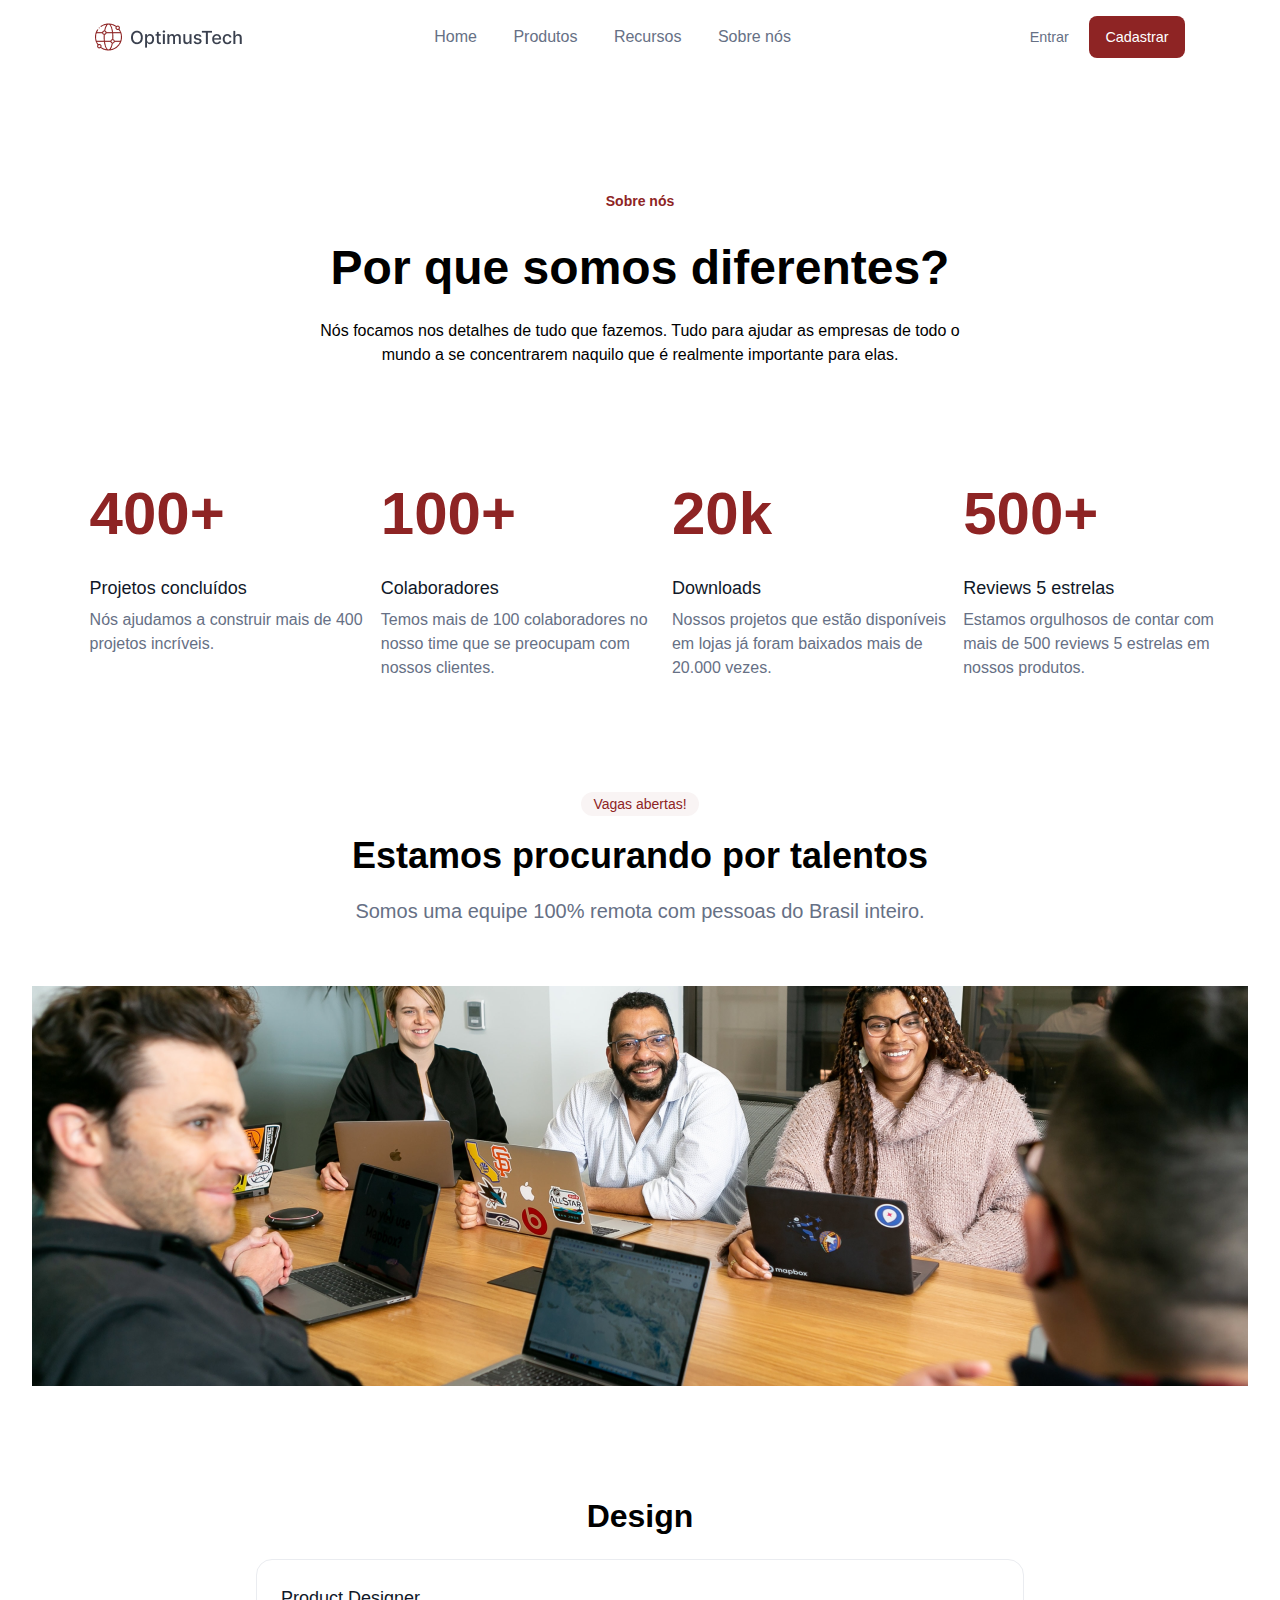
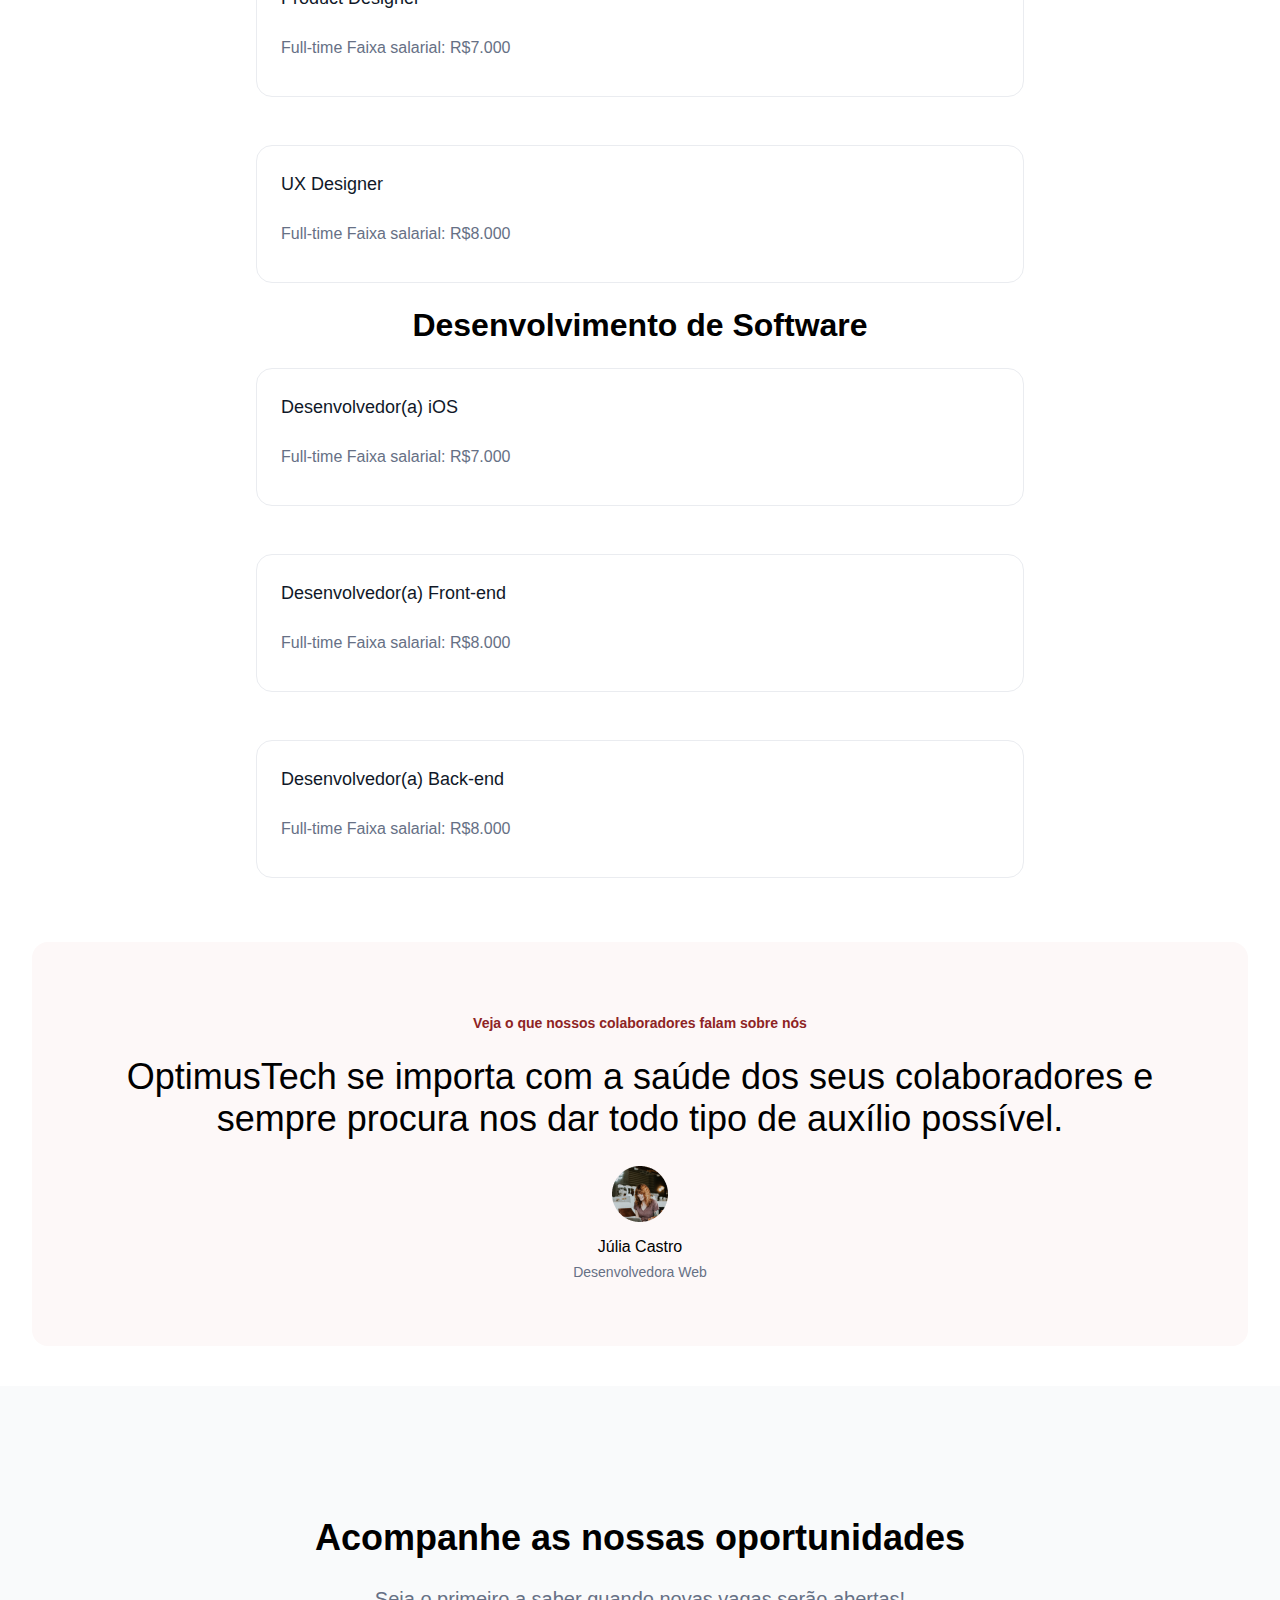
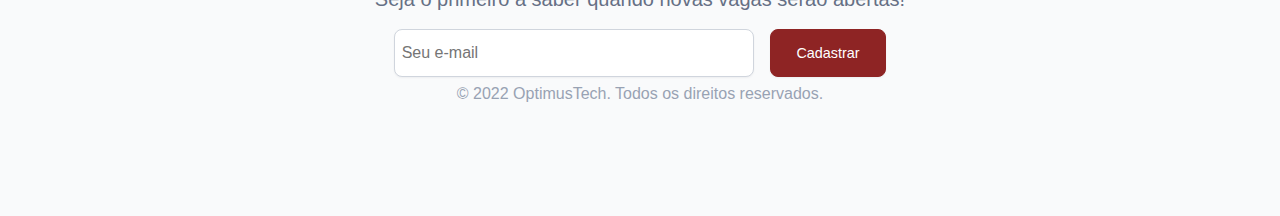
<file: index.html>
<!DOCTYPE html>
<html>
  <head>
    <meta charset="utf-8" />
    <meta name="viewport" content="width=device-width, initial-scale=1" />
    <title>OptimusTech</title>
    <link rel="stylesheet" href="style.css" />
    <link rel="preconnect" href="https://fonts.gstatic.com" crossorigin />
    <link
      href="https://fonts.googleapis.com/css2?family=Inter+Tight:wght@400;700&display=swap"
      rel="stylesheet"
    />
  </head>

  <body>
    <nav>
      <img src="img/logo.png" />
      <div class="links">
        <a href="#">Home</a>
        <a href="#">Produtos</a>
        <a href="#">Recursos</a>
        <a href="#">Sobre nós</a>
      </div>
      <div class="buttons">
        <button>Entrar</button>
        <button id="signUp">Cadastrar</button>
      </div>
    </nav>

    <section>
      <div class="container">
        <h3 class="container__titulo">Sobre nós</h3>
        <h1 class="container__destaque">Por que somos diferentes?</h1>
        <p class="container__texto">
          Nós focamos nos detalhes de tudo que fazemos. Tudo para ajudar as
          empresas de todo o mundo a se concentrarem naquilo que é realmente
          importante para elas.
        </p>
      </div>
    </section>
    <section class="container__metricas">
      <div class="metricas">
        <h1 class="metrica__titulo">400+</h1>
        <h3 class="metrica__subtitulo">Projetos concluídos</h3>
        <p class="metrica_texto">
          Nós ajudamos a construir mais de 400 projetos incríveis.
        </p>
      </div>
      <div class="metricas">
        <h1 class="metrica__titulo">100+</h1>
        <h3 class="metrica__subtitulo">Colaboradores</h3>
        <p class="metrica_texto">
          Temos mais de 100 colaboradores no nosso time que se preocupam com
          nossos clientes.
        </p>
      </div>
      <div class="metricas">
        <h1 class="metrica__titulo">20k</h1>
        <h3 class="metrica__subtitulo">Downloads</h3>
        <p class="metrica_texto">
          Nossos projetos que estão disponíveis em lojas já foram baixados mais
          de 20.000 vezes.
        </p>
      </div>
      <div class="metricas">
        <h1 class="metrica__titulo">500+</h1>
        <h3 class="metrica__subtitulo">Reviews 5 estrelas</h3>
        <p class="metrica_texto">
          Estamos orgulhosos de contar com mais de 500 reviews 5 estrelas em
          nossos produtos.
        </p>
      </div>
    </section>
    <section class="container">
      <span class="talentos__badge">Vagas abertas!</span>
      <h2 class="talentos__titulo">Estamos procurando por talentos</h2>
      <p class="talentos__texto">
        Somos uma equipe 100% remota com pessoas do Brasil inteiro.
      </p>
      <img
        src="img/Image.png"
        alt="imagem dos talentos"
        class="talentos__img"
      />
    </section>
    <section class="container__vaga">
      <h1 class="vaga__area">Design</h1>
      <div class="vaga">
        <span class="titulo__vaga">Product Designer</span>
        <div class="informacoes">
          <span>Full-time</span>
          <span>Faixa salarial: R$7.000</span>
        </div>
      </div>
      <div class="vaga">
        <span class="titulo__vaga">UX Designer</span>
        <div class="informacoes">
          <span>Full-time</span>
          <span>Faixa salarial: R$8.000</span>
        </div>
      </div>
      <h1 class="vaga__area">Desenvolvimento de Software</h1>
      <div class="vaga">
        <span class="titulo__vaga">Desenvolvedor(a) iOS</span>
        <div class="informacoes">
          <span>Full-time</span>
          <span>Faixa salarial: R$7.000</span>
        </div>
      </div>
      <div class="vaga">
        <span class="titulo__vaga">Desenvolvedor(a) Front-end</span>
        <div class="informacoes">
          <span>Full-time</span>
          <span>Faixa salarial: R$8.000</span>
        </div>
      </div>
      <div class="vaga">
        <span class="titulo__vaga">Desenvolvedor(a) Back-end</span>
        <div class="informacoes">
          <span>Full-time</span>
          <span>Faixa salarial: R$8.000</span>
        </div>
      </div>
    </section>
    <section>
      <div class="container__colaboradores">
        <h3 class="container__titulo">
          Veja o que nossos colaboradores falam sobre nós
        </h3>
        <h1 class="container__destaque colaboradores">
          OptimusTech se importa com a saúde dos seus colaboradores e sempre
          procura nos dar todo tipo de auxílio possível.
        </h1>
        <img src="img/Avatar.png" alt="avatar" class="perfil" />
        <p class="nome">Júlia Castro</p>
        <p class="profissao">Desenvolvedora Web</p>
      </div>
    </section>
    <section>
      <div class="container__oportunidades">
        <h1 class="titulo__oportunidades">Acompanhe as nossas oportunidades</h1>
        <h3 class="texto__oportunidades">
          Seja o primeiro a saber quando novas vagas serão abertas!
        </h3>
        <div class="form__email">
          <input type="email" class="email" placeholder="Seu e-mail"/>
          <button class="enviar__email">Cadastrar</button>
        </div>
        <p class="copyrigth">
          © 2022 OptimusTech. Todos os direitos reservados.
        </p>
      </div>
    </section>
  </body>
</html>
</file>
<file: style.css>
:root {
  --color-primary: #ffffff;
  --color-secundary: #8e2424;
  --gray-500: #667085;
  --font-default: 16px;
}

* {
  margin: 0;
  padding: 0;
  box-sizing: border-box;
  font-family: "Inter", sans-serif;
}

body {
  width: 100%;
  height: 100vh;
}

nav {
  display: flex;
  justify-content: space-around;
  align-items: center;
  padding: 1rem 0;
}

.links a {
  color: var(--gray-500);
  text-decoration: none;
  margin-right: 2rem;
}

button {
  padding: 0.8rem 1rem;
  cursor: pointer;
  border: none;
  border-radius: 0.5rem;
  font-weight: 500;
  background: none;
  color: var(--gray-500);
  font-size: 0.9rem;
}

button#signUp {
  background-color: var(--color-secundary);
  color: #fff;
}

.container {
  padding: 7rem 0;
  display: flex;
  flex-direction: column;
  align-items: center;
}

.container__titulo {
  text-align: center;
  color: var(--color-secundary);
  font-size: 14px;
  font-weight: 600;
  padding: 0.5em;
}

.container__destaque {
  font-size: 48px;
  font-weight: 600;
  text-align: center;
  color: #000;
  padding: 0.5em;
}

.container__colaboradores {
  margin: 40px auto;
  display: flex;
  padding: 64px;
  align-items: center;
  flex-direction: column;
  width: 1216px;
  justify-content: center;
  height: 404px;
  background: rgba(196, 25, 25, 0.03);
  border-radius: 16px;
}

.colaboradores {
  font-weight: 500;
  font-size: 36px;
}

.container__texto {
  max-width: 50%;
  text-align: center;
  line-height: 1.5rem;
}

.container__metricas {
  display: grid;
  width: 86%;
  grid-template-columns: 25% 25% 25% 25%;
  gap: 1em;
  margin: 0 auto;
}

.metricas {
  display: block;
}

.metrica__titulo {
  color: var(--color-secundary);
  font-size: 60px;
  font-weight: 600;
  margin-bottom: 0.5em;
}

.metrica__subtitulo {
  margin-bottom: 0.5em;
  font-size: 18px;
  font-weight: 500;
  color: #101828;
}

.metrica_texto {
  font-size: var(--font-default);
  color: var(--gray-500);
  line-height: 24px;
}

.talentos__badge {
  font-size: 14px;
  font-weight: 500;
  color: var(--color-secundary);
  background: rgba(142, 36, 36, 0.05);
  border-radius: 16px;
  padding: 4px 12px;
}

.talentos__titulo {
  font-weight: 600;
  font-size: 36px;
  line-height: 44px;
  padding: 0.5em 0;
}

.talentos__texto {
  font-size: 20px;
  line-height: 30px;
  color: #667085;
  padding-bottom: 3em;
}

.container__vaga {
  display: flex;
  flex-direction: column;
  align-items: center;
}

.vaga {
  display: flex;
  flex-direction: column;
  padding: 24px 24px 28px;
  gap: 24px;
  box-sizing: border-box;
  border: 1px solid #eaecf0;
  width: 768px;
  height: 138px;
  border-radius: 16px;
  margin: 24px 0;
}

h1 .vaga__area {
  display: flex;
  align-content: flex-start;
}

.titulo__vaga {
  font-weight: 500;
  font-size: 18px;
  line-height: 28px;
  color: #101828;
}

.informacoes span {
  font-weight: 500;
  font-size: 16px;
  line-height: 24px;
  color: #667085;
}

.perfil {
  width: 56px;
  height: 56px;
  margin: 0.5em;
}

.nome {
  font-size: var(--font-default);
  font-weight: 500;
  padding: 0.5em;
}

.profissao {
  font-size: 14px;
  color: #667085;
}

.container__oportunidades {
  background: #f9fafb;
  text-align: center;
  height: 430px;
  display: flex;
  flex-direction: column;
  justify-content: center;
}

.titulo__oportunidades {
  font-weight: 600;
  font-size: 36px;
  line-height: 44px;
  padding: 0.5em;
}

.texto__oportunidades {
  font-size: 20px;
  color: #667085;
  font-weight: 400;
  padding: 0.5em;
}
.form__email {
  display: flex;
  justify-content: center;
  padding: 0.5em;
}

.email {
  background: #ffffff;
  border: 1px solid #d0d5dd;
  box-shadow: 0px 1px 2px rgba(16, 24, 40, 0.05);
  border-radius: 8px;
  width: 360px;
  height: 48px;
  padding: 0.5em;
}

.email::placeholder {
  font-size: 16px;
  line-height: 24px;
}

.enviar__email {
  padding: 12px 20px;
  gap: 8px;
  width: 116px;
  height: 48px;
  background: #8e2424;
  border: 1px solid #8e2424;
  box-shadow: 0px 1px 2px rgba(16, 24, 40, 0.05);
  border-radius: 8px;
  margin-left: 16px;
  color: var(--color-primary);
}

.copyrigth {
    color: #98A2B3;
}
</file>
